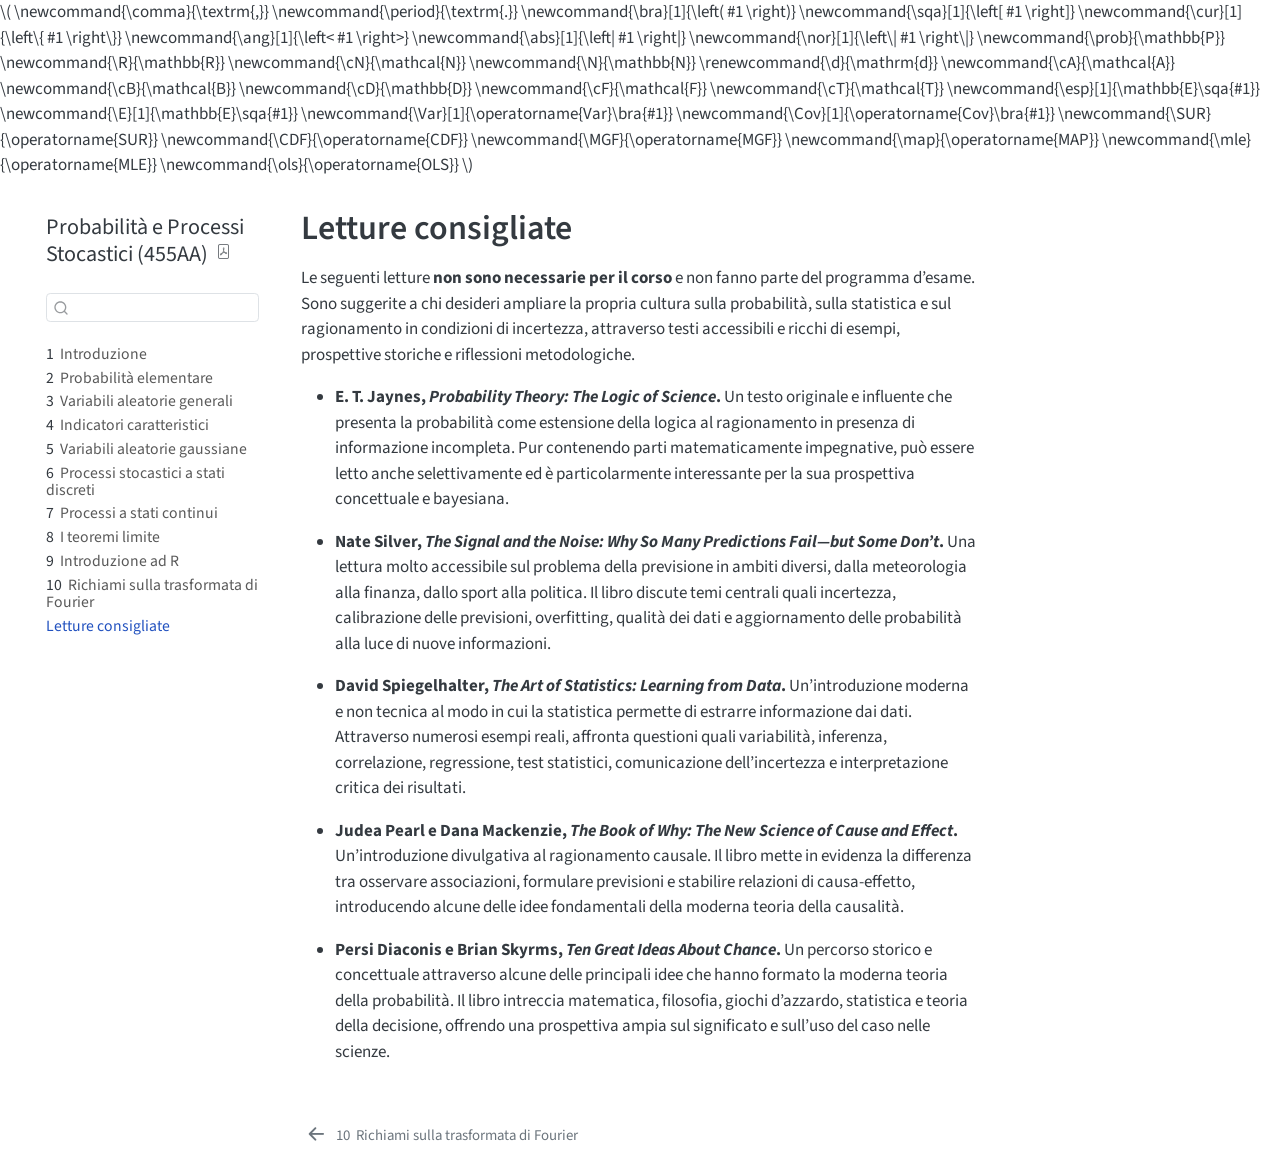
<file: 12-letture-consigliate.html>
<!DOCTYPE html>
<html xmlns="http://www.w3.org/1999/xhtml" lang="it" xml:lang="it"><head>

<meta charset="utf-8">
<meta name="generator" content="quarto-1.9.37">

<meta name="viewport" content="width=device-width, initial-scale=1.0, user-scalable=yes">


<title>Letture consigliate – Probabilità e Processi Stocastici (455AA)</title>
<style>
/* Default styles provided by pandoc.
** See https://pandoc.org/MANUAL.html#variables-for-html for config info.
*/
code{white-space: pre-wrap;}
span.smallcaps{font-variant: small-caps;}
div.columns{display: flex; gap: min(4vw, 1.5em);}
div.column{flex: auto; overflow-x: auto;}
div.hanging-indent{margin-left: 1.5em; text-indent: -1.5em;}
ul.task-list{list-style: none;}
ul.task-list li input[type="checkbox"] {
  width: 0.8em;
  margin: 0 0.8em 0.2em -1em; /* quarto-specific, see https://github.com/quarto-dev/quarto-cli/issues/4556 */ 
  vertical-align: middle;
}
</style>


<script src="site_libs/quarto-nav/quarto-nav.js"></script>
<script src="site_libs/quarto-nav/headroom.min.js"></script>
<script src="site_libs/clipboard/clipboard.min.js"></script>
<script src="site_libs/quarto-search/autocomplete.umd.js"></script>
<script src="site_libs/quarto-search/fuse.min.js"></script>
<script src="site_libs/quarto-search/quarto-search.js"></script>
<meta name="quarto:offset" content="./">
<link href="./11-fourier.html" rel="prev">
<script src="site_libs/quarto-html/quarto.js" type="module"></script>
<script src="site_libs/quarto-html/tabsets/tabsets.js" type="module"></script>
<script src="site_libs/quarto-html/popper.min.js"></script>
<script src="site_libs/quarto-html/tippy.umd.min.js"></script>
<script src="site_libs/quarto-html/anchor.min.js"></script>
<link href="site_libs/quarto-html/tippy.css" rel="stylesheet">
<link href="site_libs/quarto-html/quarto-syntax-highlighting-7f8f88aac4f3542376d5c11b86a4c14d.css" rel="stylesheet" id="quarto-text-highlighting-styles">
<script src="site_libs/bootstrap/bootstrap.min.js"></script>
<link href="site_libs/bootstrap/bootstrap-icons.css" rel="stylesheet">
<link href="site_libs/bootstrap/bootstrap-2284e27fd139a888d034a55055b371a4.min.css" rel="stylesheet" append-hash="true" id="quarto-bootstrap" data-mode="light">
<script id="quarto-search-options" type="application/json">{
  "location": "sidebar",
  "copy-button": false,
  "collapse-after": 3,
  "panel-placement": "start",
  "type": "textbox",
  "limit": 50,
  "keyboard-shortcut": [
    "f",
    "/",
    "s"
  ],
  "show-item-context": false,
  "language": {
    "search-no-results-text": "Nessun risultato",
    "search-matching-documents-text": "documenti trovati",
    "search-copy-link-title": "Copiare il link nella ricerca",
    "search-hide-matches-text": "Nascondere i risultati aggiuntivi",
    "search-more-match-text": "ci sono altri risultati in questo documento",
    "search-more-matches-text": "ulteriori risultati in questo documento",
    "search-clear-button-title": "Pulire",
    "search-text-placeholder": "",
    "search-detached-cancel-button-title": "Cancellare",
    "search-submit-button-title": "Inviare",
    "search-label": "Ricerca"
  }
}</script>

</head><body class="nav-sidebar floating quarto-light">\(
  \newcommand{\comma}{\textrm{,}}
  \newcommand{\period}{\textrm{.}}
  \newcommand{\bra}[1]{\left( #1 \right)}
  \newcommand{\sqa}[1]{\left[ #1 \right]}
  \newcommand{\cur}[1]{\left\{ #1 \right\}}
  \newcommand{\ang}[1]{\left&lt; #1 \right&gt;}
  \newcommand{\abs}[1]{\left| #1 \right|}
  \newcommand{\nor}[1]{\left\| #1 \right\|}
  \newcommand{\prob}{\mathbb{P}}
  \newcommand{\R}{\mathbb{R}}
  \newcommand{\cN}{\mathcal{N}}
  \newcommand{\N}{\mathbb{N}}
  \renewcommand{\d}{\mathrm{d}}
  \newcommand{\cA}{\mathcal{A}}
  \newcommand{\cB}{\mathcal{B}}
  \newcommand{\cD}{\mathbb{D}}
  \newcommand{\cF}{\mathcal{F}}
  \newcommand{\cT}{\mathcal{T}}
  \newcommand{\esp}[1]{\mathbb{E}\sqa{#1}}
  \newcommand{\E}[1]{\mathbb{E}\sqa{#1}}
  \newcommand{\Var}[1]{\operatorname{Var}\bra{#1}}
  \newcommand{\Cov}[1]{\operatorname{Cov}\bra{#1}}
  \newcommand{\SUR}{\operatorname{SUR}}
  \newcommand{\CDF}{\operatorname{CDF}}
  \newcommand{\MGF}{\operatorname{MGF}}
  \newcommand{\map}{\operatorname{MAP}}
  \newcommand{\mle}{\operatorname{MLE}}
  \newcommand{\ols}{\operatorname{OLS}}
\)







<div id="quarto-search-results"></div>
  <header id="quarto-header" class="headroom fixed-top">
  <nav class="quarto-secondary-nav">
    <div class="container-fluid d-flex">
      <button type="button" class="quarto-btn-toggle btn" data-bs-toggle="collapse" role="button" data-bs-target=".quarto-sidebar-collapse-item" aria-controls="quarto-sidebar" aria-expanded="false" aria-label="Attiva/disattiva la barra laterale" onclick="if (window.quartoToggleHeadroom) { window.quartoToggleHeadroom(); }">
        <i class="bi bi-layout-text-sidebar-reverse"></i>
      </button>
        <nav class="quarto-page-breadcrumbs" aria-label="breadcrumb"><ol class="breadcrumb"><li class="breadcrumb-item"><a href="./12-letture-consigliate.html">Letture consigliate</a></li></ol></nav>
        <a class="flex-grow-1" role="navigation" data-bs-toggle="collapse" data-bs-target=".quarto-sidebar-collapse-item" aria-controls="quarto-sidebar" aria-expanded="false" aria-label="Attiva/disattiva la barra laterale" onclick="if (window.quartoToggleHeadroom) { window.quartoToggleHeadroom(); }">      
        </a>
      <button type="button" class="btn quarto-search-button" aria-label="Ricerca" onclick="window.quartoOpenSearch();">
        <i class="bi bi-search"></i>
      </button>
    </div>
  </nav>
</header>
<!-- content -->
<div id="quarto-content" class="quarto-container page-columns page-rows-contents page-layout-article">
<!-- sidebar -->
  <nav id="quarto-sidebar" class="sidebar collapse collapse-horizontal quarto-sidebar-collapse-item sidebar-navigation floating overflow-auto">
    <div class="pt-lg-2 mt-2 text-left sidebar-header">
    <div class="sidebar-title mb-0 py-0">
      <a href="./">Probabilità e Processi Stocastici (455AA)</a> 
        <div class="sidebar-tools-main">
    <a href="./Probabilità-e-Processi-Stocastici--455AA-.pdf" title="Download PDF" class="quarto-navigation-tool px-1" aria-label="Download PDF"><i class="bi bi-file-pdf"></i></a>
</div>
    </div>
      </div>
        <div class="mt-2 flex-shrink-0 align-items-center">
        <div class="sidebar-search">
        <div id="quarto-search" class="" title="Ricerca"></div>
        </div>
        </div>
    <div class="sidebar-menu-container"> 
    <ul class="list-unstyled mt-1">
        <li class="sidebar-item">
  <div class="sidebar-item-container"> 
  <a href="./index.html" class="sidebar-item-text sidebar-link">
 <span class="menu-text"><span class="chapter-number">1</span>&nbsp; <span class="chapter-title">Introduzione</span></span></a>
  </div>
</li>
        <li class="sidebar-item">
  <div class="sidebar-item-container"> 
  <a href="./eventi.html" class="sidebar-item-text sidebar-link">
 <span class="menu-text"><span class="chapter-number">2</span>&nbsp; <span class="chapter-title">Probabilità elementare</span></span></a>
  </div>
</li>
        <li class="sidebar-item">
  <div class="sidebar-item-container"> 
  <a href="./VA_generali.html" class="sidebar-item-text sidebar-link">
 <span class="menu-text"><span class="chapter-number">3</span>&nbsp; <span class="chapter-title">Variabili aleatorie generali</span></span></a>
  </div>
</li>
        <li class="sidebar-item">
  <div class="sidebar-item-container"> 
  <a href="./04-VA_indicatori.html" class="sidebar-item-text sidebar-link">
 <span class="menu-text"><span class="chapter-number">4</span>&nbsp; <span class="chapter-title">Indicatori caratteristici</span></span></a>
  </div>
</li>
        <li class="sidebar-item">
  <div class="sidebar-item-container"> 
  <a href="./05-VA_gaussiane.html" class="sidebar-item-text sidebar-link">
 <span class="menu-text"><span class="chapter-number">5</span>&nbsp; <span class="chapter-title">Variabili aleatorie gaussiane</span></span></a>
  </div>
</li>
        <li class="sidebar-item">
  <div class="sidebar-item-container"> 
  <a href="./06-processi_discreti.html" class="sidebar-item-text sidebar-link">
 <span class="menu-text"><span class="chapter-number">6</span>&nbsp; <span class="chapter-title">Processi stocastici a stati discreti</span></span></a>
  </div>
</li>
        <li class="sidebar-item">
  <div class="sidebar-item-container"> 
  <a href="./07-processi_continui.html" class="sidebar-item-text sidebar-link">
 <span class="menu-text"><span class="chapter-number">7</span>&nbsp; <span class="chapter-title">Processi a stati continui</span></span></a>
  </div>
</li>
        <li class="sidebar-item">
  <div class="sidebar-item-container"> 
  <a href="./08-teoremi_limite.html" class="sidebar-item-text sidebar-link">
 <span class="menu-text"><span class="chapter-number">8</span>&nbsp; <span class="chapter-title">I teoremi limite</span></span></a>
  </div>
</li>
        <li class="sidebar-item">
  <div class="sidebar-item-container"> 
  <a href="./10-R-intro.html" class="sidebar-item-text sidebar-link">
 <span class="menu-text"><span class="chapter-number">9</span>&nbsp; <span class="chapter-title">Introduzione ad R</span></span></a>
  </div>
</li>
        <li class="sidebar-item">
  <div class="sidebar-item-container"> 
  <a href="./11-fourier.html" class="sidebar-item-text sidebar-link">
 <span class="menu-text"><span class="chapter-number">10</span>&nbsp; <span class="chapter-title">Richiami sulla trasformata di Fourier</span></span></a>
  </div>
</li>
        <li class="sidebar-item">
  <div class="sidebar-item-container"> 
  <a href="./12-letture-consigliate.html" class="sidebar-item-text sidebar-link active">
 <span class="menu-text">Letture consigliate</span></a>
  </div>
</li>
    </ul>
    </div>
</nav>
<div id="quarto-sidebar-glass" class="quarto-sidebar-collapse-item" data-bs-toggle="collapse" data-bs-target=".quarto-sidebar-collapse-item"></div>
<!-- margin-sidebar -->
    <div id="quarto-margin-sidebar" class="sidebar margin-sidebar zindex-bottom">
        
    </div>
<!-- main -->
<main class="content" id="quarto-document-content">

<header id="title-block-header" class="quarto-title-block default">
<div class="quarto-title">
<h1 class="title">Letture consigliate</h1>
</div>



<div class="quarto-title-meta">

    
  
    
  </div>
  


</header>


<p>Le seguenti letture <strong>non sono necessarie per il corso</strong> e non fanno parte del programma d’esame. Sono suggerite a chi desideri ampliare la propria cultura sulla probabilità, sulla statistica e sul ragionamento in condizioni di incertezza, attraverso testi accessibili e ricchi di esempi, prospettive storiche e riflessioni metodologiche.</p>
<ul>
<li><p><strong>E. T. Jaynes, <em>Probability Theory: The Logic of Science</em>.</strong> Un testo originale e influente che presenta la probabilità come estensione della logica al ragionamento in presenza di informazione incompleta. Pur contenendo parti matematicamente impegnative, può essere letto anche selettivamente ed è particolarmente interessante per la sua prospettiva concettuale e bayesiana.</p></li>
<li><p><strong>Nate Silver, <em>The Signal and the Noise: Why So Many Predictions Fail—but Some Don’t</em>.</strong> Una lettura molto accessibile sul problema della previsione in ambiti diversi, dalla meteorologia alla finanza, dallo sport alla politica. Il libro discute temi centrali quali incertezza, calibrazione delle previsioni, overfitting, qualità dei dati e aggiornamento delle probabilità alla luce di nuove informazioni.</p></li>
<li><p><strong>David Spiegelhalter, <em>The Art of Statistics: Learning from Data</em>.</strong> Un’introduzione moderna e non tecnica al modo in cui la statistica permette di estrarre informazione dai dati. Attraverso numerosi esempi reali, affronta questioni quali variabilità, inferenza, correlazione, regressione, test statistici, comunicazione dell’incertezza e interpretazione critica dei risultati.</p></li>
<li><p><strong>Judea Pearl e Dana Mackenzie, <em>The Book of Why: The New Science of Cause and Effect</em>.</strong> Un’introduzione divulgativa al ragionamento causale. Il libro mette in evidenza la differenza tra osservare associazioni, formulare previsioni e stabilire relazioni di causa-effetto, introducendo alcune delle idee fondamentali della moderna teoria della causalità.</p></li>
<li><p><strong>Persi Diaconis e Brian Skyrms, <em>Ten Great Ideas About Chance</em>.</strong> Un percorso storico e concettuale attraverso alcune delle principali idee che hanno formato la moderna teoria della probabilità. Il libro intreccia matematica, filosofia, giochi d’azzardo, statistica e teoria della decisione, offrendo una prospettiva ampia sul significato e sull’uso del caso nelle scienze.</p></li>
</ul>



</main> <!-- /main -->
<script id="quarto-html-after-body" type="application/javascript">
  window.document.addEventListener("DOMContentLoaded", function (event) {
    const icon = "";
    const anchorJS = new window.AnchorJS();
    anchorJS.options = {
      placement: 'right',
      icon: icon
    };
    anchorJS.add('.anchored');
    const isCodeAnnotation = (el) => {
      for (const clz of el.classList) {
        if (clz.startsWith('code-annotation-')) {                     
          return true;
        }
      }
      return false;
    }
    const onCopySuccess = function(e) {
      // button target
      const button = e.trigger;
      // don't keep focus
      button.blur();
      // flash "checked"
      button.classList.add('code-copy-button-checked');
      var currentTitle = button.getAttribute("title");
      button.setAttribute("title", "Copiato!");
      let tooltip;
      if (window.bootstrap) {
        button.setAttribute("data-bs-toggle", "tooltip");
        button.setAttribute("data-bs-placement", "left");
        button.setAttribute("data-bs-title", "Copiato!");
        tooltip = new bootstrap.Tooltip(button, 
          { trigger: "manual", 
            customClass: "code-copy-button-tooltip",
            offset: [0, -8]});
        tooltip.show();    
      }
      setTimeout(function() {
        if (tooltip) {
          tooltip.hide();
          button.removeAttribute("data-bs-title");
          button.removeAttribute("data-bs-toggle");
          button.removeAttribute("data-bs-placement");
        }
        button.setAttribute("title", currentTitle);
        button.classList.remove('code-copy-button-checked');
      }, 1000);
      // clear code selection
      e.clearSelection();
    }
    const getTextToCopy = function(trigger) {
      const outerScaffold = trigger.parentElement.cloneNode(true);
      const codeEl = outerScaffold.querySelector('code');
      for (const childEl of codeEl.children) {
        if (isCodeAnnotation(childEl)) {
          childEl.remove();
        }
      }
      return codeEl.innerText;
    }
    const clipboard = new window.ClipboardJS('.code-copy-button:not([data-in-quarto-modal])', {
      text: getTextToCopy
    });
    clipboard.on('success', onCopySuccess);
    if (window.document.getElementById('quarto-embedded-source-code-modal')) {
      const clipboardModal = new window.ClipboardJS('.code-copy-button[data-in-quarto-modal]', {
        text: getTextToCopy,
        container: window.document.getElementById('quarto-embedded-source-code-modal')
      });
      clipboardModal.on('success', onCopySuccess);
    }
      var localhostRegex = new RegExp(/^(?:http|https):\/\/localhost\:?[0-9]*\//);
      var mailtoRegex = new RegExp(/^mailto:/);
        var filterRegex = new RegExp('/' + window.location.host + '/');
      var isInternal = (href) => {
          return filterRegex.test(href) || localhostRegex.test(href) || mailtoRegex.test(href);
      }
      // Inspect non-navigation links and adorn them if external
     var links = window.document.querySelectorAll('a[href]:not(.nav-link):not(.navbar-brand):not(.toc-action):not(.sidebar-link):not(.sidebar-item-toggle):not(.pagination-link):not(.no-external):not([aria-hidden]):not(.dropdown-item):not(.quarto-navigation-tool):not(.about-link)');
      for (var i=0; i<links.length; i++) {
        const link = links[i];
        if (!isInternal(link.href)) {
          // undo the damage that might have been done by quarto-nav.js in the case of
          // links that we want to consider external
          if (link.dataset.originalHref !== undefined) {
            link.href = link.dataset.originalHref;
          }
        }
      }
    function tippyHover(el, contentFn, onTriggerFn, onUntriggerFn) {
      const config = {
        allowHTML: true,
        maxWidth: 500,
        delay: 100,
        arrow: false,
        appendTo: function(el) {
            return el.parentElement;
        },
        interactive: true,
        interactiveBorder: 10,
        theme: 'quarto',
        placement: 'bottom-start',
      };
      if (contentFn) {
        config.content = contentFn;
      }
      if (onTriggerFn) {
        config.onTrigger = onTriggerFn;
      }
      if (onUntriggerFn) {
        config.onUntrigger = onUntriggerFn;
      }
      window.tippy(el, config); 
    }
    const noterefs = window.document.querySelectorAll('a[role="doc-noteref"]');
    for (var i=0; i<noterefs.length; i++) {
      const ref = noterefs[i];
      tippyHover(ref, function() {
        // use id or data attribute instead here
        let href = ref.getAttribute('data-footnote-href') || ref.getAttribute('href');
        try { href = new URL(href).hash; } catch {}
        const id = href.replace(/^#\/?/, "");
        const note = window.document.getElementById(id);
        if (note) {
          return note.innerHTML;
        } else {
          return "";
        }
      });
    }
    const xrefs = window.document.querySelectorAll('a.quarto-xref');
    const processXRef = (id, note) => {
      // Strip column container classes
      const stripColumnClz = (el) => {
        el.classList.remove("page-full", "page-columns");
        if (el.children) {
          for (const child of el.children) {
            stripColumnClz(child);
          }
        }
      }
      stripColumnClz(note)
      if (id === null || id.startsWith('sec-')) {
        // Special case sections, only their first couple elements
        const container = document.createElement("div");
        if (note.children && note.children.length > 2) {
          container.appendChild(note.children[0].cloneNode(true));
          for (let i = 1; i < note.children.length; i++) {
            const child = note.children[i];
            if (child.tagName === "P" && child.innerText === "") {
              continue;
            } else {
              container.appendChild(child.cloneNode(true));
              break;
            }
          }
          if (window.Quarto?.typesetMath) {
            window.Quarto.typesetMath(container);
          }
          return container.innerHTML
        } else {
          if (window.Quarto?.typesetMath) {
            window.Quarto.typesetMath(note);
          }
          return note.innerHTML;
        }
      } else {
        // Remove any anchor links if they are present
        const anchorLink = note.querySelector('a.anchorjs-link');
        if (anchorLink) {
          anchorLink.remove();
        }
        if (window.Quarto?.typesetMath) {
          window.Quarto.typesetMath(note);
        }
        if (note.classList.contains("callout")) {
          return note.outerHTML;
        } else {
          return note.innerHTML;
        }
      }
    }
    for (var i=0; i<xrefs.length; i++) {
      const xref = xrefs[i];
      tippyHover(xref, undefined, function(instance) {
        instance.disable();
        let url = xref.getAttribute('href');
        let hash = undefined; 
        if (url.startsWith('#')) {
          hash = url;
        } else {
          try { hash = new URL(url).hash; } catch {}
        }
        if (hash) {
          const id = hash.replace(/^#\/?/, "");
          const note = window.document.getElementById(id);
          if (note !== null) {
            try {
              const html = processXRef(id, note.cloneNode(true));
              instance.setContent(html);
            } finally {
              instance.enable();
              instance.show();
            }
          } else {
            // See if we can fetch this
            fetch(url.split('#')[0])
            .then(res => res.text())
            .then(html => {
              const parser = new DOMParser();
              const htmlDoc = parser.parseFromString(html, "text/html");
              const note = htmlDoc.getElementById(id);
              if (note !== null) {
                const html = processXRef(id, note);
                instance.setContent(html);
              } 
            }).finally(() => {
              instance.enable();
              instance.show();
            });
          }
        } else {
          // See if we can fetch a full url (with no hash to target)
          // This is a special case and we should probably do some content thinning / targeting
          fetch(url)
          .then(res => res.text())
          .then(html => {
            const parser = new DOMParser();
            const htmlDoc = parser.parseFromString(html, "text/html");
            const note = htmlDoc.querySelector('main.content');
            if (note !== null) {
              // This should only happen for chapter cross references
              // (since there is no id in the URL)
              // remove the first header
              if (note.children.length > 0 && note.children[0].tagName === "HEADER") {
                note.children[0].remove();
              }
              const html = processXRef(null, note);
              instance.setContent(html);
            } 
          }).finally(() => {
            instance.enable();
            instance.show();
          });
        }
      }, function(instance) {
      });
    }
        let selectedAnnoteEl;
        const selectorForAnnotation = ( cell, annotation) => {
          let cellAttr = 'data-code-cell="' + cell + '"';
          let lineAttr = 'data-code-annotation="' +  annotation + '"';
          const selector = 'span[' + cellAttr + '][' + lineAttr + ']';
          return selector;
        }
        const selectCodeLines = (annoteEl) => {
          const doc = window.document;
          const targetCell = annoteEl.getAttribute("data-target-cell");
          const targetAnnotation = annoteEl.getAttribute("data-target-annotation");
          const annoteSpan = window.document.querySelector(selectorForAnnotation(targetCell, targetAnnotation));
          const lines = annoteSpan.getAttribute("data-code-lines").split(",");
          const lineIds = lines.map((line) => {
            return targetCell + "-" + line;
          })
          let top = null;
          let height = null;
          let parent = null;
          if (lineIds.length > 0) {
              //compute the position of the single el (top and bottom and make a div)
              const el = window.document.getElementById(lineIds[0]);
              top = el.offsetTop;
              height = el.offsetHeight;
              parent = el.parentElement.parentElement;
            if (lineIds.length > 1) {
              const lastEl = window.document.getElementById(lineIds[lineIds.length - 1]);
              const bottom = lastEl.offsetTop + lastEl.offsetHeight;
              height = bottom - top;
            }
            if (top !== null && height !== null && parent !== null) {
              // cook up a div (if necessary) and position it 
              let div = window.document.getElementById("code-annotation-line-highlight");
              if (div === null) {
                div = window.document.createElement("div");
                div.setAttribute("id", "code-annotation-line-highlight");
                div.style.position = 'absolute';
                parent.appendChild(div);
              }
              div.style.top = top - 2 + "px";
              div.style.height = height + 4 + "px";
              div.style.left = 0;
              let gutterDiv = window.document.getElementById("code-annotation-line-highlight-gutter");
              if (gutterDiv === null) {
                gutterDiv = window.document.createElement("div");
                gutterDiv.setAttribute("id", "code-annotation-line-highlight-gutter");
                gutterDiv.style.position = 'absolute';
                const codeCell = window.document.getElementById(targetCell);
                const gutter = codeCell.querySelector('.code-annotation-gutter');
                gutter.appendChild(gutterDiv);
              }
              gutterDiv.style.top = top - 2 + "px";
              gutterDiv.style.height = height + 4 + "px";
            }
            selectedAnnoteEl = annoteEl;
          }
        };
        const unselectCodeLines = () => {
          const elementsIds = ["code-annotation-line-highlight", "code-annotation-line-highlight-gutter"];
          elementsIds.forEach((elId) => {
            const div = window.document.getElementById(elId);
            if (div) {
              div.remove();
            }
          });
          selectedAnnoteEl = undefined;
        };
          // Handle positioning of the toggle
      window.addEventListener(
        "resize",
        throttle(() => {
          elRect = undefined;
          if (selectedAnnoteEl) {
            selectCodeLines(selectedAnnoteEl);
          }
        }, 10)
      );
      function throttle(fn, ms) {
      let throttle = false;
      let timer;
        return (...args) => {
          if(!throttle) { // first call gets through
              fn.apply(this, args);
              throttle = true;
          } else { // all the others get throttled
              if(timer) clearTimeout(timer); // cancel #2
              timer = setTimeout(() => {
                fn.apply(this, args);
                timer = throttle = false;
              }, ms);
          }
        };
      }
        // Attach click handler to the DT
        const annoteDls = window.document.querySelectorAll('dt[data-target-cell]');
        for (const annoteDlNode of annoteDls) {
          annoteDlNode.addEventListener('click', (event) => {
            const clickedEl = event.target;
            if (clickedEl !== selectedAnnoteEl) {
              unselectCodeLines();
              const activeEl = window.document.querySelector('dt[data-target-cell].code-annotation-active');
              if (activeEl) {
                activeEl.classList.remove('code-annotation-active');
              }
              selectCodeLines(clickedEl);
              clickedEl.classList.add('code-annotation-active');
            } else {
              // Unselect the line
              unselectCodeLines();
              clickedEl.classList.remove('code-annotation-active');
            }
          });
        }
    const findCites = (el) => {
      const parentEl = el.parentElement;
      if (parentEl) {
        const cites = parentEl.dataset.cites;
        if (cites) {
          return {
            el,
            cites: cites.split(' ')
          };
        } else {
          return findCites(el.parentElement)
        }
      } else {
        return undefined;
      }
    };
    var bibliorefs = window.document.querySelectorAll('a[role="doc-biblioref"]');
    for (var i=0; i<bibliorefs.length; i++) {
      const ref = bibliorefs[i];
      const citeInfo = findCites(ref);
      if (citeInfo) {
        tippyHover(citeInfo.el, function() {
          var popup = window.document.createElement('div');
          citeInfo.cites.forEach(function(cite) {
            var citeDiv = window.document.createElement('div');
            citeDiv.classList.add('hanging-indent');
            citeDiv.classList.add('csl-entry');
            var biblioDiv = window.document.getElementById('ref-' + cite);
            if (biblioDiv) {
              citeDiv.innerHTML = biblioDiv.innerHTML;
            }
            popup.appendChild(citeDiv);
          });
          return popup.innerHTML;
        });
      }
    }
  });
  </script>
<nav class="page-navigation">
  <div class="nav-page nav-page-previous">
      <a href="./11-fourier.html" class="pagination-link" aria-label="Richiami sulla trasformata di Fourier">
        <i class="bi bi-arrow-left-short"></i> <span class="nav-page-text"><span class="chapter-number">10</span>&nbsp; <span class="chapter-title">Richiami sulla trasformata di Fourier</span></span>
      </a>          
  </div>
  <div class="nav-page nav-page-next">
  </div>
</nav>
</div> <!-- /content -->




</body></html>
</file>
<file: site_libs/quarto-html/tippy.css>
.tippy-box[data-animation=fade][data-state=hidden]{opacity:0}[data-tippy-root]{max-width:calc(100vw - 10px)}.tippy-box{position:relative;background-color:#333;color:#fff;border-radius:4px;font-size:14px;line-height:1.4;white-space:normal;outline:0;transition-property:transform,visibility,opacity}.tippy-box[data-placement^=top]>.tippy-arrow{bottom:0}.tippy-box[data-placement^=top]>.tippy-arrow:before{bottom:-7px;left:0;border-width:8px 8px 0;border-top-color:initial;transform-origin:center top}.tippy-box[data-placement^=bottom]>.tippy-arrow{top:0}.tippy-box[data-placement^=bottom]>.tippy-arrow:before{top:-7px;left:0;border-width:0 8px 8px;border-bottom-color:initial;transform-origin:center bottom}.tippy-box[data-placement^=left]>.tippy-arrow{right:0}.tippy-box[data-placement^=left]>.tippy-arrow:before{border-width:8px 0 8px 8px;border-left-color:initial;right:-7px;transform-origin:center left}.tippy-box[data-placement^=right]>.tippy-arrow{left:0}.tippy-box[data-placement^=right]>.tippy-arrow:before{left:-7px;border-width:8px 8px 8px 0;border-right-color:initial;transform-origin:center right}.tippy-box[data-inertia][data-state=visible]{transition-timing-function:cubic-bezier(.54,1.5,.38,1.11)}.tippy-arrow{width:16px;height:16px;color:#333}.tippy-arrow:before{content:"";position:absolute;border-color:transparent;border-style:solid}.tippy-content{position:relative;padding:5px 9px;z-index:1}
</file>
<file: site_libs/quarto-html/quarto-syntax-highlighting-7f8f88aac4f3542376d5c11b86a4c14d.css>
/* quarto syntax highlight colors */
:root {
  --quarto-hl-ot-color: #003B4F;
  --quarto-hl-at-color: #657422;
  --quarto-hl-ss-color: #20794D;
  --quarto-hl-an-color: #5E5E5E;
  --quarto-hl-fu-color: #4758AB;
  --quarto-hl-st-color: #20794D;
  --quarto-hl-cf-color: #003B4F;
  --quarto-hl-op-color: #5E5E5E;
  --quarto-hl-er-color: #AD0000;
  --quarto-hl-bn-color: #AD0000;
  --quarto-hl-al-color: #AD0000;
  --quarto-hl-va-color: #111111;
  --quarto-hl-bu-color: inherit;
  --quarto-hl-ex-color: inherit;
  --quarto-hl-pp-color: #AD0000;
  --quarto-hl-in-color: #5E5E5E;
  --quarto-hl-vs-color: #20794D;
  --quarto-hl-wa-color: #5E5E5E;
  --quarto-hl-do-color: #5E5E5E;
  --quarto-hl-im-color: #00769E;
  --quarto-hl-ch-color: #20794D;
  --quarto-hl-dt-color: #AD0000;
  --quarto-hl-fl-color: #AD0000;
  --quarto-hl-co-color: #5E5E5E;
  --quarto-hl-cv-color: #5E5E5E;
  --quarto-hl-cn-color: #8f5902;
  --quarto-hl-sc-color: #5E5E5E;
  --quarto-hl-dv-color: #AD0000;
  --quarto-hl-kw-color: #003B4F;
}

/* other quarto variables */
:root {
  --quarto-font-monospace: SFMono-Regular, Menlo, Monaco, Consolas, "Liberation Mono", "Courier New", monospace;
}

/* syntax highlight based on Pandoc's rules */
pre > code.sourceCode > span {
  color: #003B4F;
}

code.sourceCode > span {
  color: #003B4F;
}

div.sourceCode,
div.sourceCode pre.sourceCode {
  color: #003B4F;
}

/* Normal */
code span {
  color: #003B4F;
}

/* Alert */
code span.al {
  color: #AD0000;
  font-style: inherit;
}

/* Annotation */
code span.an {
  color: #5E5E5E;
  font-style: inherit;
}

/* Attribute */
code span.at {
  color: #657422;
  font-style: inherit;
}

/* BaseN */
code span.bn {
  color: #AD0000;
  font-style: inherit;
}

/* BuiltIn */
code span.bu {
  font-style: inherit;
}

/* ControlFlow */
code span.cf {
  color: #003B4F;
  font-weight: bold;
  font-style: inherit;
}

/* Char */
code span.ch {
  color: #20794D;
  font-style: inherit;
}

/* Constant */
code span.cn {
  color: #8f5902;
  font-style: inherit;
}

/* Comment */
code span.co {
  color: #5E5E5E;
  font-style: inherit;
}

/* CommentVar */
code span.cv {
  color: #5E5E5E;
  font-style: italic;
}

/* Documentation */
code span.do {
  color: #5E5E5E;
  font-style: italic;
}

/* DataType */
code span.dt {
  color: #AD0000;
  font-style: inherit;
}

/* DecVal */
code span.dv {
  color: #AD0000;
  font-style: inherit;
}

/* Error */
code span.er {
  color: #AD0000;
  font-style: inherit;
}

/* Extension */
code span.ex {
  font-style: inherit;
}

/* Float */
code span.fl {
  color: #AD0000;
  font-style: inherit;
}

/* Function */
code span.fu {
  color: #4758AB;
  font-style: inherit;
}

/* Import */
code span.im {
  color: #00769E;
  font-style: inherit;
}

/* Information */
code span.in {
  color: #5E5E5E;
  font-style: inherit;
}

/* Keyword */
code span.kw {
  color: #003B4F;
  font-weight: bold;
  font-style: inherit;
}

/* Operator */
code span.op {
  color: #5E5E5E;
  font-style: inherit;
}

/* Other */
code span.ot {
  color: #003B4F;
  font-style: inherit;
}

/* Preprocessor */
code span.pp {
  color: #AD0000;
  font-style: inherit;
}

/* SpecialChar */
code span.sc {
  color: #5E5E5E;
  font-style: inherit;
}

/* SpecialString */
code span.ss {
  color: #20794D;
  font-style: inherit;
}

/* String */
code span.st {
  color: #20794D;
  font-style: inherit;
}

/* Variable */
code span.va {
  color: #111111;
  font-style: inherit;
}

/* VerbatimString */
code span.vs {
  color: #20794D;
  font-style: inherit;
}

/* Warning */
code span.wa {
  color: #5E5E5E;
  font-style: italic;
}

.prevent-inlining {
  content: "</";
}

/*# sourceMappingURL=789ad8cd35626ba772517505b42a116e.css.map */
</file>
